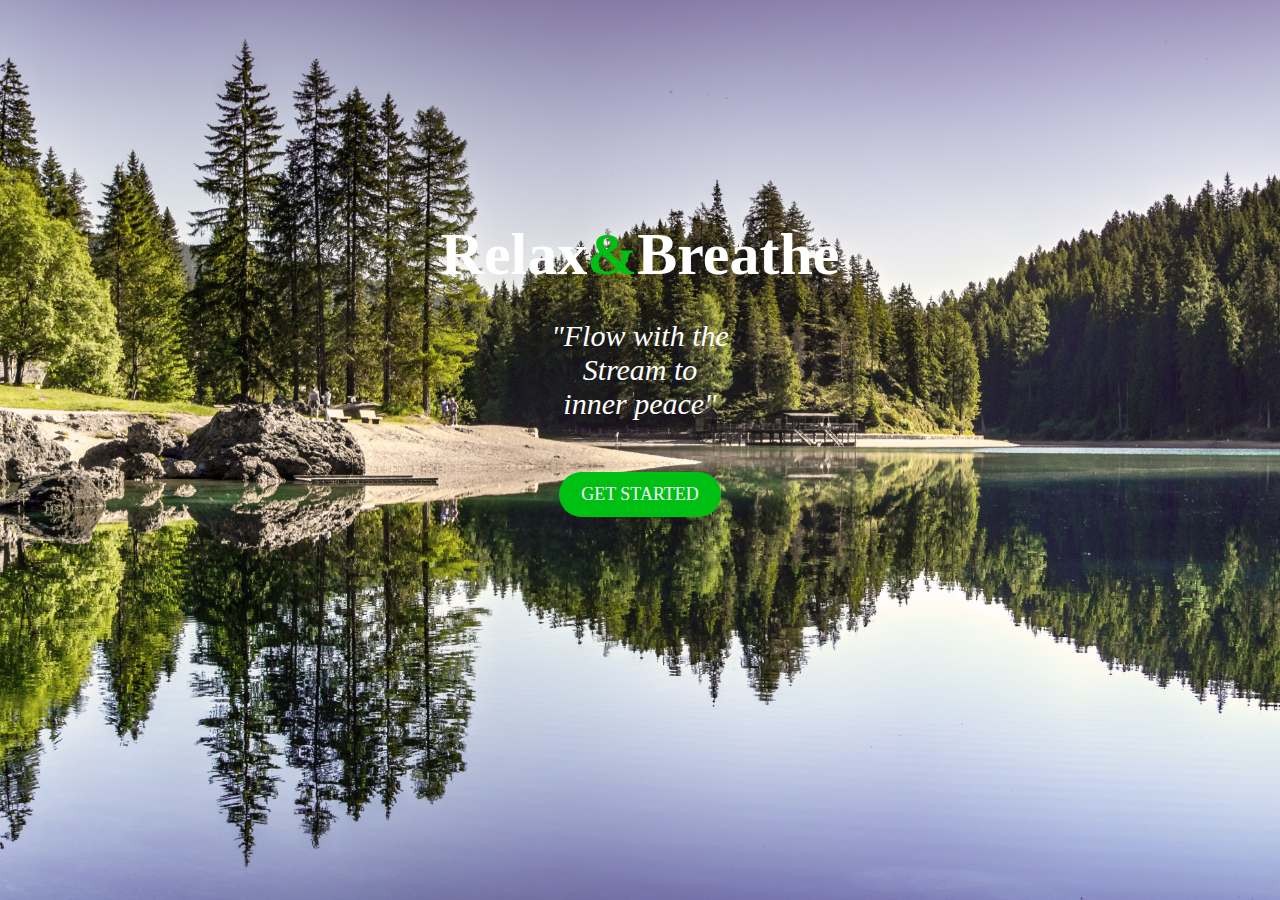
<file: index.html>
<!DOCTYPE html>
<html lang="en">
<head>
    <meta charset="UTF-8">
    <meta http-equiv="X-UA-Compatible" content="IE=edge">
    <meta name="viewport" content="width=device-width, initial-scale=1.0">
    <title>Relaxation App</title>
    <style type="text/css">
        body{
            margin:0;
        }
        .bgImage{
            position:relative;
            width:100%;
            height:100vh;
            background-image:url(/pexels-eberhard-grossgasteiger-454880.jpg);
            filter:opacity(0.);
            background-repeat: no-repeat;
            background-size: cover;
            background-position: center;
            animation:bgChange 40s linear infinite;

        }
        @keyframes bgChange{
            0%{
                background-image: url(/pexels-eberhard-grossgasteiger-454880.jpg);
            }
            20%{
                background-image: url(/pexels-ian-turnell-709552.jpg);
            }
            40%{
                background-image: url(/pexels-snapwire-6992.jpg);
            }
            60%{
                background-image: url(/bg5.jpg);
            }
            80%{
                background-image: url(/pexels-ian-turnell-709552.jpg);
            }
            95%{
                background-image: url(/pexels-snapwire-6992.jpg);
            }
            
        } 
        /* .overlay{
            position: absolute;
            width:100%;
            height:100%;
            top:0px;
            left:0px;
            background-color: rgba(0,0,0,0.3);
        } */
        .content{
            position: relative;
            width:100%;
            height:100%;
            color:white;
            /* filter:contrast(50%);  */
            display:flex;
            justify-content: center;
            align-items: center;
            flex-direction: column;
            z-index:2;
        }
        .content h1{
            font-size:60px;
            margin-bottom:0px;
        }
        .content h1 span{
            color:#00bf13;
        }
        .content p{
            font-size:30px;
            font-style:italic;
            width:60%;
            padding-bottom: 15px;
            text-align:center;
        }
    
        #btnGreen{
            color:azure;
            border: none;
            outline:none;
            font-size: 18px;
            background-color: #00bf13;
            padding:12px 22px;
            text-transform: uppercase;
            border-radius: 25px;
            transition: .1s;
            position:absolute;
            text-decoration-line: none;
        
        }
        #btnGreen:hover{
            background-color:#008c0e
        } 
        @media only screen and (max-width:720px) {
            #btnGreen{
            color:azure;
            border: none;
            outline:none;
            font-size: 8px;
            background-color: #00bf13;
            padding:12px 22px;
            text-transform: uppercase;
            border-radius: 15px;
            transition: .1s;
            position:absolute;
            text-decoration-line: none;
        
        }
        #btnGreen:hover{
            background-color:#008c0e
        } 
        .content h1{
            font-size:30px;
            margin-bottom:0px;
        }
        .content h1 span{
            color:#00bf13;
        }
        .content p{
            font-size:15px;
            font-style:italic;
            width:60%;
            padding-bottom: 15px;
            text-align:center;
        }
        }

    </style>
</head>
<body>
    <div class="bgImage">
        <div class="overlay"></div>
        <br>
        <br>
        <br>
        <br>
        <br>
        <br>
        <br>
        <br>
        <br>
        <br>
       <center> <div class="content">
        <h1>Relax<span>&</span>Breathe</h1>
        <p>"Flow with the<br><span>Stream to<br></span>inner peace"</p>
        <br>
        <br>
        <br>
        <br>
        <br>
        <br>
        <br>
        <br>
        <br>
        <br>
        <br>
        <br>
        <br>
        <br>
        <br>
        <br>
        <br>
        <br>
        <br>

        <a href="/meditationapp.html" class="btn btn-white" id="btnGreen">Get Started</a>
       
       
        <div class="liquid"></div>
      </a>
    </div>
        </div></center>
    </div>

</body>
</html>
</file>
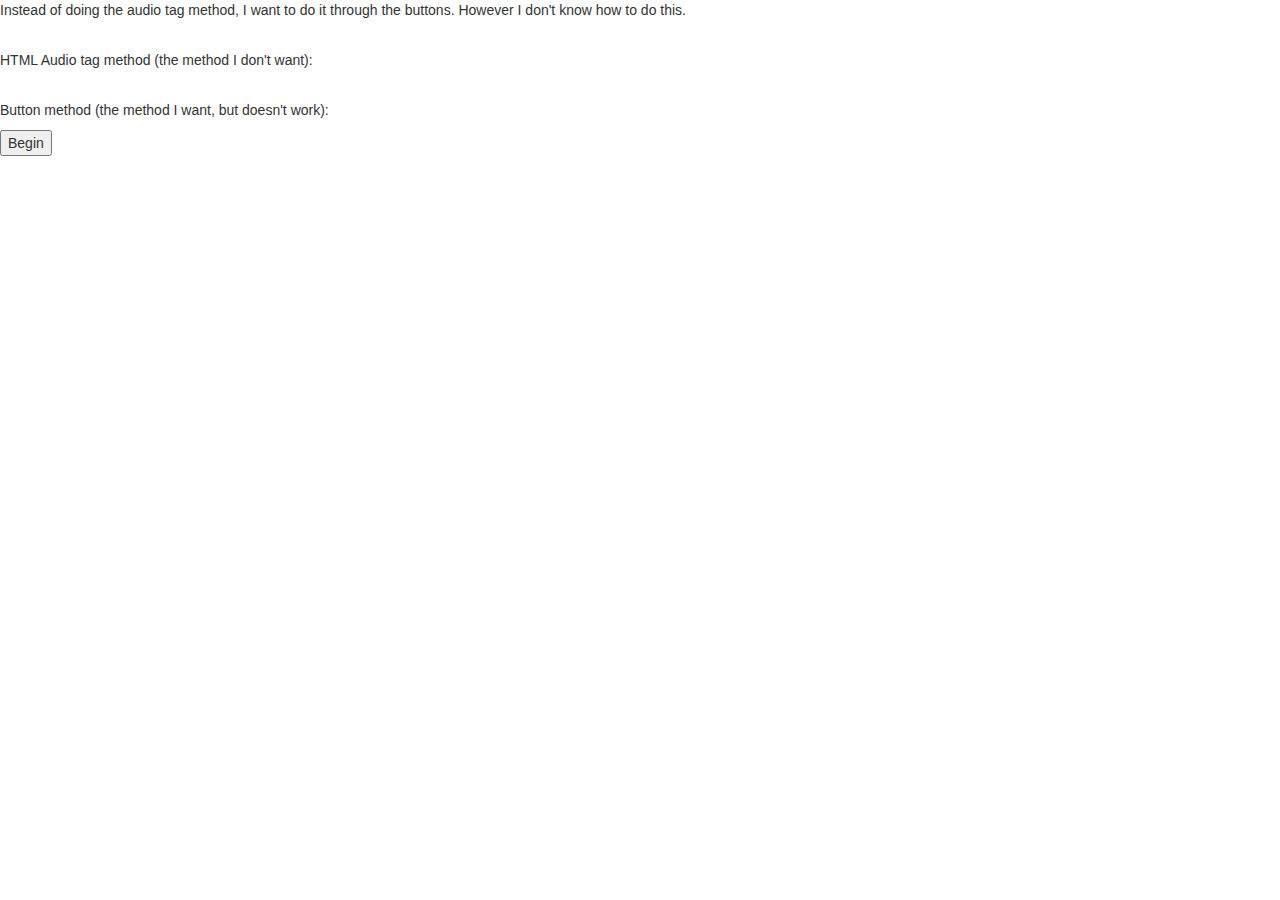
<file: isong.html>
<html lang="en">

<head>
    <meta charset="UTF-8">
    <meta http-equiv="X-UA-Compatible" content="IE=edge">
    <meta name="viewport" content="width=device-width, initial-scale=1.0">
    <title>Document</title>
</head>

<body>
    <!-- <button>Play</button>
    <audio src="path/to/song.mp3" controls autoplay></audio> -->
    <!-- <button onclick="Audio">Play Sound
    </button>
   <audio class="Audio" autoplay  src="2Pac Dear Mama (128kbps).mp3"></audio> -->



    <link href="https://maxcdn.bootstrapcdn.com/bootstrap/3.3.7/css/bootstrap.min.css" rel="stylesheet" />
    <script src="https://ajax.googleapis.com/ajax/libs/jquery/2.1.1/jquery.min.js"></script>
    <p>Instead of doing the audio tag method, I want to do it through the buttons. However I don't know how to do this.
    </p>
    <br>

    <p>HTML Audio tag method (the method I don't want):</p>
    <div id="soundTag"></div><br>

    <p>Button method (the method I want, but doesn't work):</p>
    <div>
        <button id="button_play" class="first" type="button">
            Begin</button>
        
    </div> 
    
    <script>
       document.getElementById("soundTag").innerHTML = "<audio volume preload='none' src='2Pac Dear Mama (128kbps).mp3'></audio>";

        $('#button_play').on('click', function () {
            //I added this
            $("audio")[0].play();
        });

    </script>
</body>

</html>
</file>
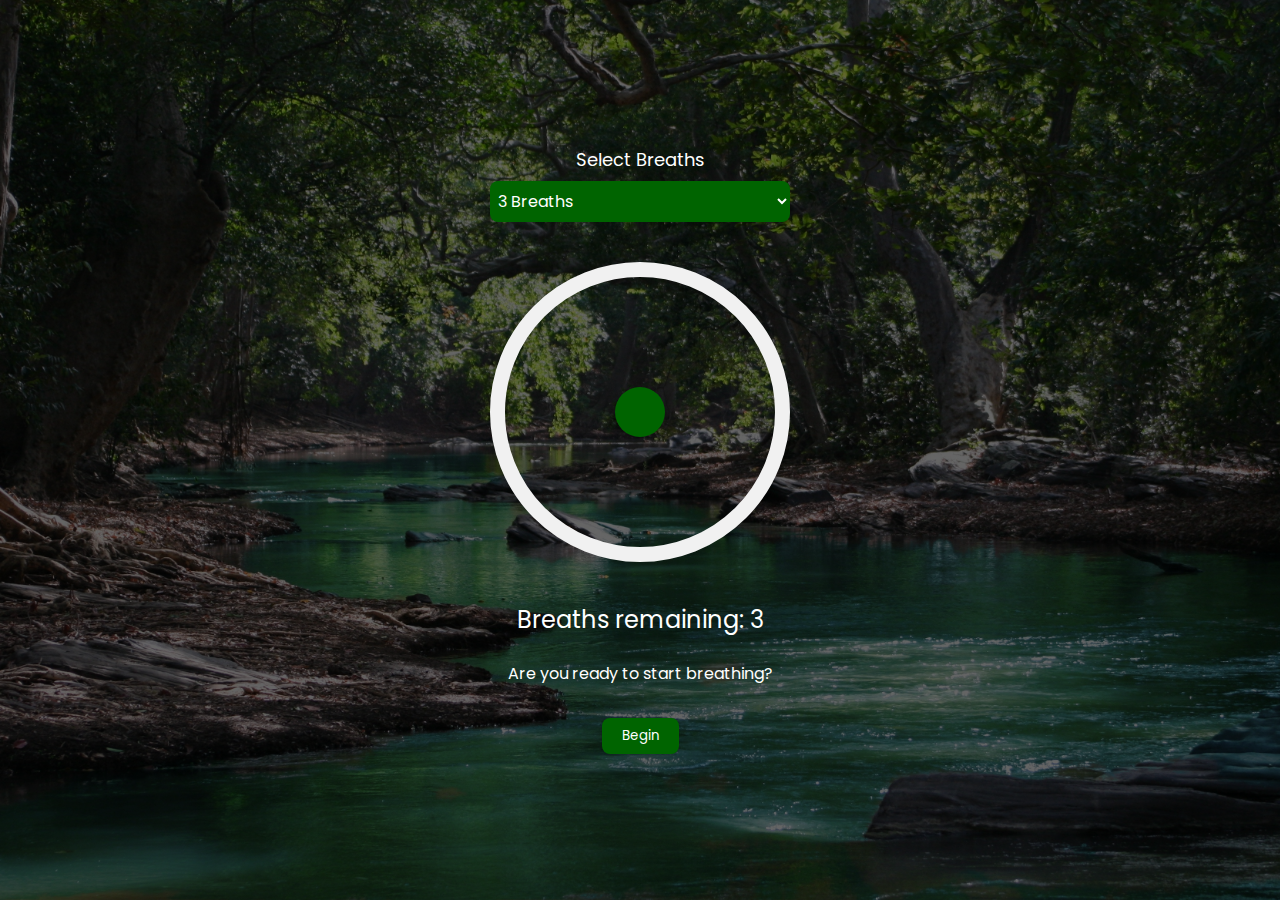
<file: meditationapp.html>
<!DOCTYPE html>
<html lang="en">
  <head>
    <meta charset="UTF-8" />
    <meta http-equiv="X-UA-Compatible" content="IE=edge" />
    <meta name="viewport" content="width=device-width, initial-scale=1.0" />
    <link rel="stylesheet" href="/styles.css" />
    <title>Meditation App</title>
  </head>
  <body>
    <div class="input">
      <label>Select Breaths</label>
      <select class="breath-input">
        <option value="3">3 Breaths</option>
        <option value="5">5 Breaths</option>
        <option value="7">7 Breaths</option>
      </select>
    </div>
    <div class="circle-wrap">
      <div class="circle-outline"></div>
      <div class="circle-progress"></div>
    </div>
    <p class="breaths">Breaths remaining: <span class="breaths-text">3</span></p>
    <p class="instructions">Are you ready to start breathing?</p>

    <button id="btnSt" class="start">Begin</button>
    <audio volume preload='none' src='audio/meditation.mp3'></audio>
    <script src="https://ajax.googleapis.com/ajax/libs/jquery/2.1.1/jquery.min.js"></script>
    <script>
     

$('#btnSt').on('click', function () {
    $("audio")[0].play();
});
    </script>
    <script src="/app.js"></script>
  </body>
</html>
</file>
<file: styles.css>
@import url("https://fonts.googleapis.com/css2?family=Poppins:wght@300;400;500&display=swap");

* {
  padding: 0;
  margin: 0;
  box-sizing: border-box;
  font-family: "Poppins", sans-serif;
}

body {
  min-height: 100vh;
  display: flex;
  flex-direction: column;
  justify-content: center;
  align-items: center;
  color: #fff; 
  background: url("/pexels-ian-turnell-709552.jpg");
  background-size: cover;
}

body::after {
  content: "";
  position: absolute;
  height: 100%;
  width: 100%;
  background-color: rgba(0, 0, 0, 0.6);
  z-index: -1; 
}

.input {
  display: flex;
  flex-direction: column;
  margin-bottom: 40px;
}

.input label {
  text-align: center;
  font-size: 18px;
  margin-bottom: 8px;
}

.input select {
  border: none;
  border-radius: 8px;
  min-width: 300px;
  font-size: 16px;
  padding: 8px 4px;
  background-color:darkgreen;
  color: #fff;
}

.input select:focus {
  outline: none;
}

.circle-wrap {
  display: flex;
  flex-direction: column;
  justify-content: center;
  align-items: center;
  position: relative;
  margin-bottom: 40px;
}

.circle-outline {
  width: 300px;
  height: 300px;
  border-radius: 50%;
  background-color: transparent;
  border: 15px solid #f1f1f1;
  box-shadow: 0 10px 15px -3px rgba(0, 0, 0, 0.1), 0 4px 6px -2px rgba(0, 0, 0, 0.05);
}

.circle-progress {
  width: 50px;
  height: 50px;
  position: absolute;
  background-color: darkgreen;
  border-radius: 50%;
  transition: 4s ease all;
  box-shadow: 0 10px 15px -3px rgba(0, 0, 0, 0.1), 0 4px 6px -2px rgba(0, 0, 0, 0.05);
}

.circle-grow {
  transform: scale(5.3);
}

.breaths {
  text-align: center;
  margin-bottom: 24px;
  font-size: 24px;
}

.instructions {
  text-align: center;
  margin-bottom: 32px;
}

button {
  padding: 8px 20px;
  border-radius: 8px;
  background-color: darkgreen;
  color: #fff;
  border: none;
  cursor: pointer;
  transition: 0.3s ease all;
  box-shadow: 0 1px 3px 0 rgba(0, 0, 0, 0.1), 0 1px 2px 0 rgba(0, 0, 0, 0.06);
}

button:hover {
  background-color: #f1f1f1;
  color: darkgreen;
}

.button-inactive {
  pointer-events: none;
  background-color: #969696;
}
</file>
